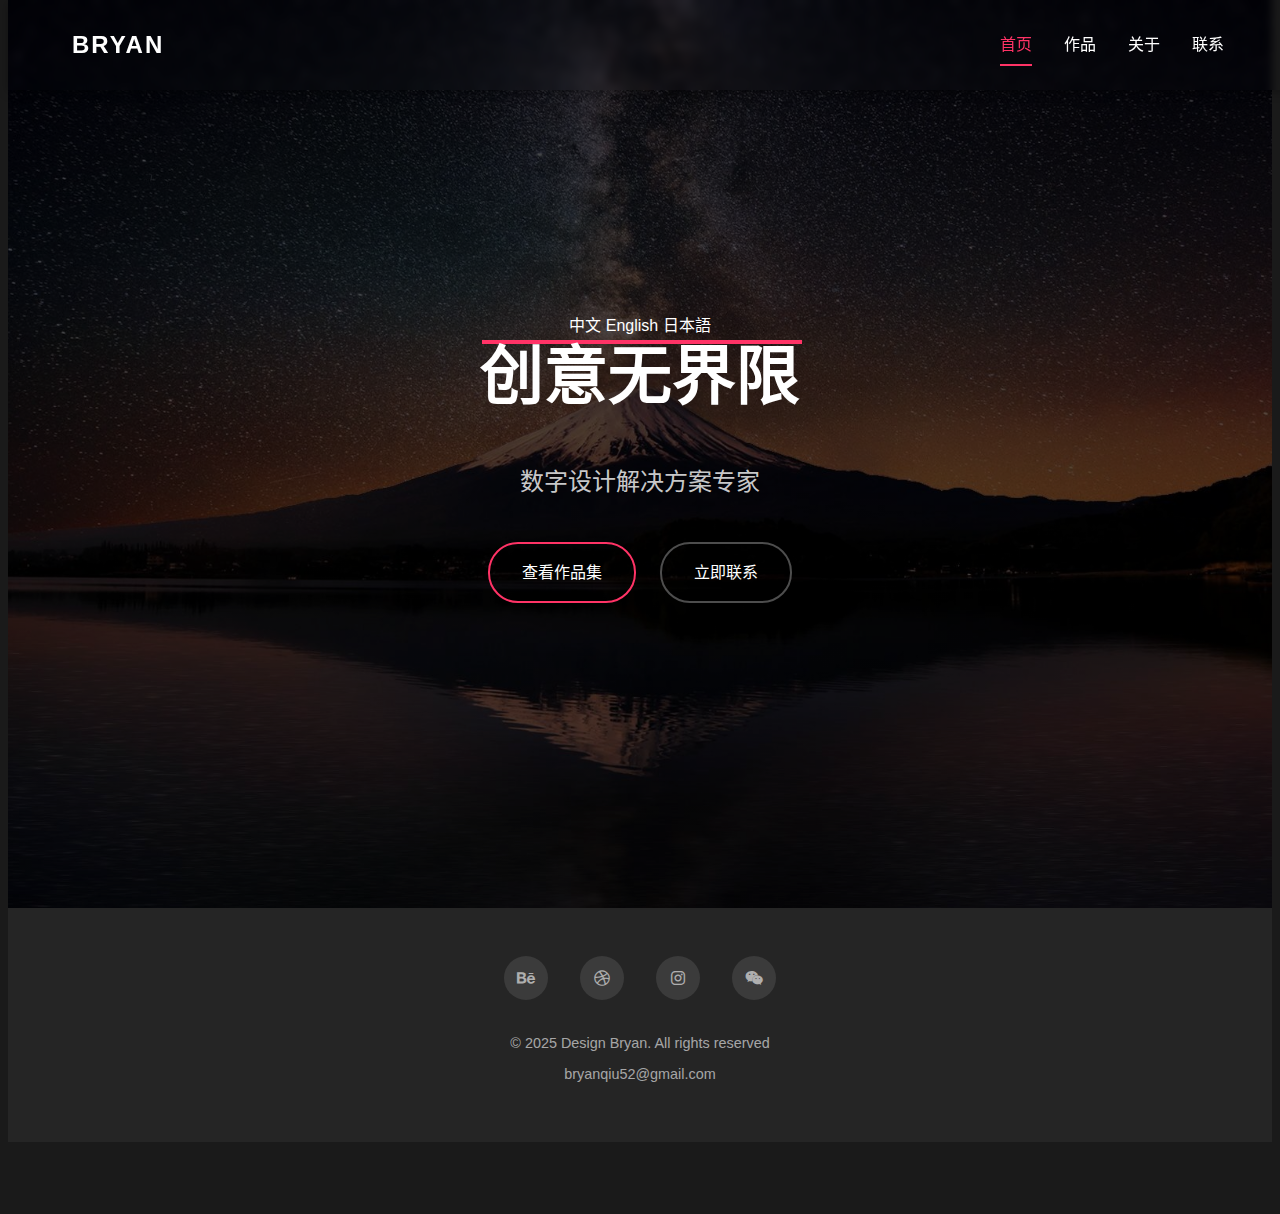
<file: index.html>
<!DOCTYPE html>
<html lang="zh-CN">
<head>
    <meta charset="UTF-8">
    <meta name="viewport" content="width=device-width, initial-scale=1.0">
    <title>Design BRYAN</title>
    <link rel="stylesheet" href="https://cdnjs.cloudflare.com/ajax/libs/font-awesome/6.4.0/css/all.min.css">
    <link rel="stylesheet" href="https://cdnjs.cloudflare.com/ajax/libs/animate.css/4.1.1/animate.min.css">
    <link rel="stylesheet" href="styles.css">
    <!-- 首页特有样式保留在此 -->
</head>
<body class="home-page">
    <!-- 直接写入导航代码 -->
    <nav class="nav-container">
        <div class="nav-menu">
            <div class="logo">BRYAN</div>
            <button class="mobile-menu-btn"><i class="fas fa-bars"></i></button>
            <div class="nav-links">
                <a href="index.html" class="active">首页</a>
                <a href="portfolio.html">作品</a>
                <a href="about.html">关于</a>
                <a href="contact.html">联系</a>
            </div>
        </div>
    </nav>

    <!-- 全屏Hero -->
    <section class="hero">
        <div class="hero-content">
            <div class="header-lang">
                <span>中文</span> 
                <span>English</span>
                <span>日本語</span>
            </div>
            <h1 class="hero-title">创意无界限</h1>
            <p class="hero-subtitle">数字设计解决方案专家</p>
            <div class="hero-buttons">
                <a href="portfolio.html" class="cta-btn">查看作品集</a>
                <a href="contact.html" class="cta-btn outline">立即联系</a>
            </div>
        </div>
    </section>

    <main class="main-content">
        <!-- 首页其他内容 -->
    </main>

    <footer class="site-footer">
        <div class="footer-content">
            <div class="social-links">
                <a href="https://www.behance.net" target="_blank" rel="noopener" aria-label="Behance">
                    <i class="fab fa-behance"></i>
                </a>
                <a href="https://dribbble.com" target="_blank" rel="noopener" aria-label="Dribbble">
                    <i class="fab fa-dribbble"></i>
                </a>
                <a href="https://www.instagram.com" target="_blank" rel="noopener" aria-label="Instagram">
                    <i class="fab fa-instagram"></i>
                </a>
                <a href="#wechat-modal" class="wechat-link" aria-label="微信">
                    <i class="fab fa-weixin"></i>
                    <div class="wechat-qr">
                        <img src="qrcode.png" alt="微信二维码">
                    </div>
                </a>
            </div>
            <div class="footer-info">
                <p>© 2025 Design Bryan. All rights reserved</p>
                <p>bryanqiu52@gmail.com</p>
            </div>
        </div>
    </footer>

    <script>
    // 增强版移动端菜单控制
    function initMobileMenu() {
        const menuBtn = document.querySelector('.mobile-menu-btn');
        const navLinks = document.querySelector('.nav-links');
        if (!menuBtn || !navLinks) return;

        // 更可靠的移动端检测
        const mobileMedia = window.matchMedia('(max-width: 768px)');
        if (!mobileMedia.matches) return;

        // 点击汉堡菜单
        menuBtn.addEventListener('click', function(e) {
            e.stopPropagation();
            const isOpen = navLinks.classList.contains('active');
            navLinks.classList.toggle('active', !isOpen);
            document.body.classList.toggle('no-scroll', !isOpen);
            menuBtn.querySelector('i').classList.toggle('fa-times', !isOpen);
        });

        // 点击外部关闭
        document.addEventListener('click', function(e) {
            if (!e.target.closest('.nav-container') && 
                !e.target.closest('.nav-links') && 
                navLinks.classList.contains('active')) {
                navLinks.classList.remove('active');
                document.body.classList.remove('no-scroll');
                menuBtn.querySelector('i').classList.remove('fa-times');
            }
        });

        // 窗口resize时重置状态
        window.addEventListener('resize', () => {
            if (window.innerWidth > 768) {
                navLinks.classList.remove('active');
                document.body.classList.remove('no-scroll');
                menuBtn.querySelector('i').classList.remove('fa-times');
            }
        });
    }
    document.addEventListener('DOMContentLoaded', initMobileMenu);

    // 恢复原有微信交互逻辑
    document.querySelector('.wechat-link').addEventListener('click', function(e) {
        e.preventDefault();
        this.querySelector('.wechat-qr').classList.toggle('show');
    });
    </script>

</body>
</html>
</file>
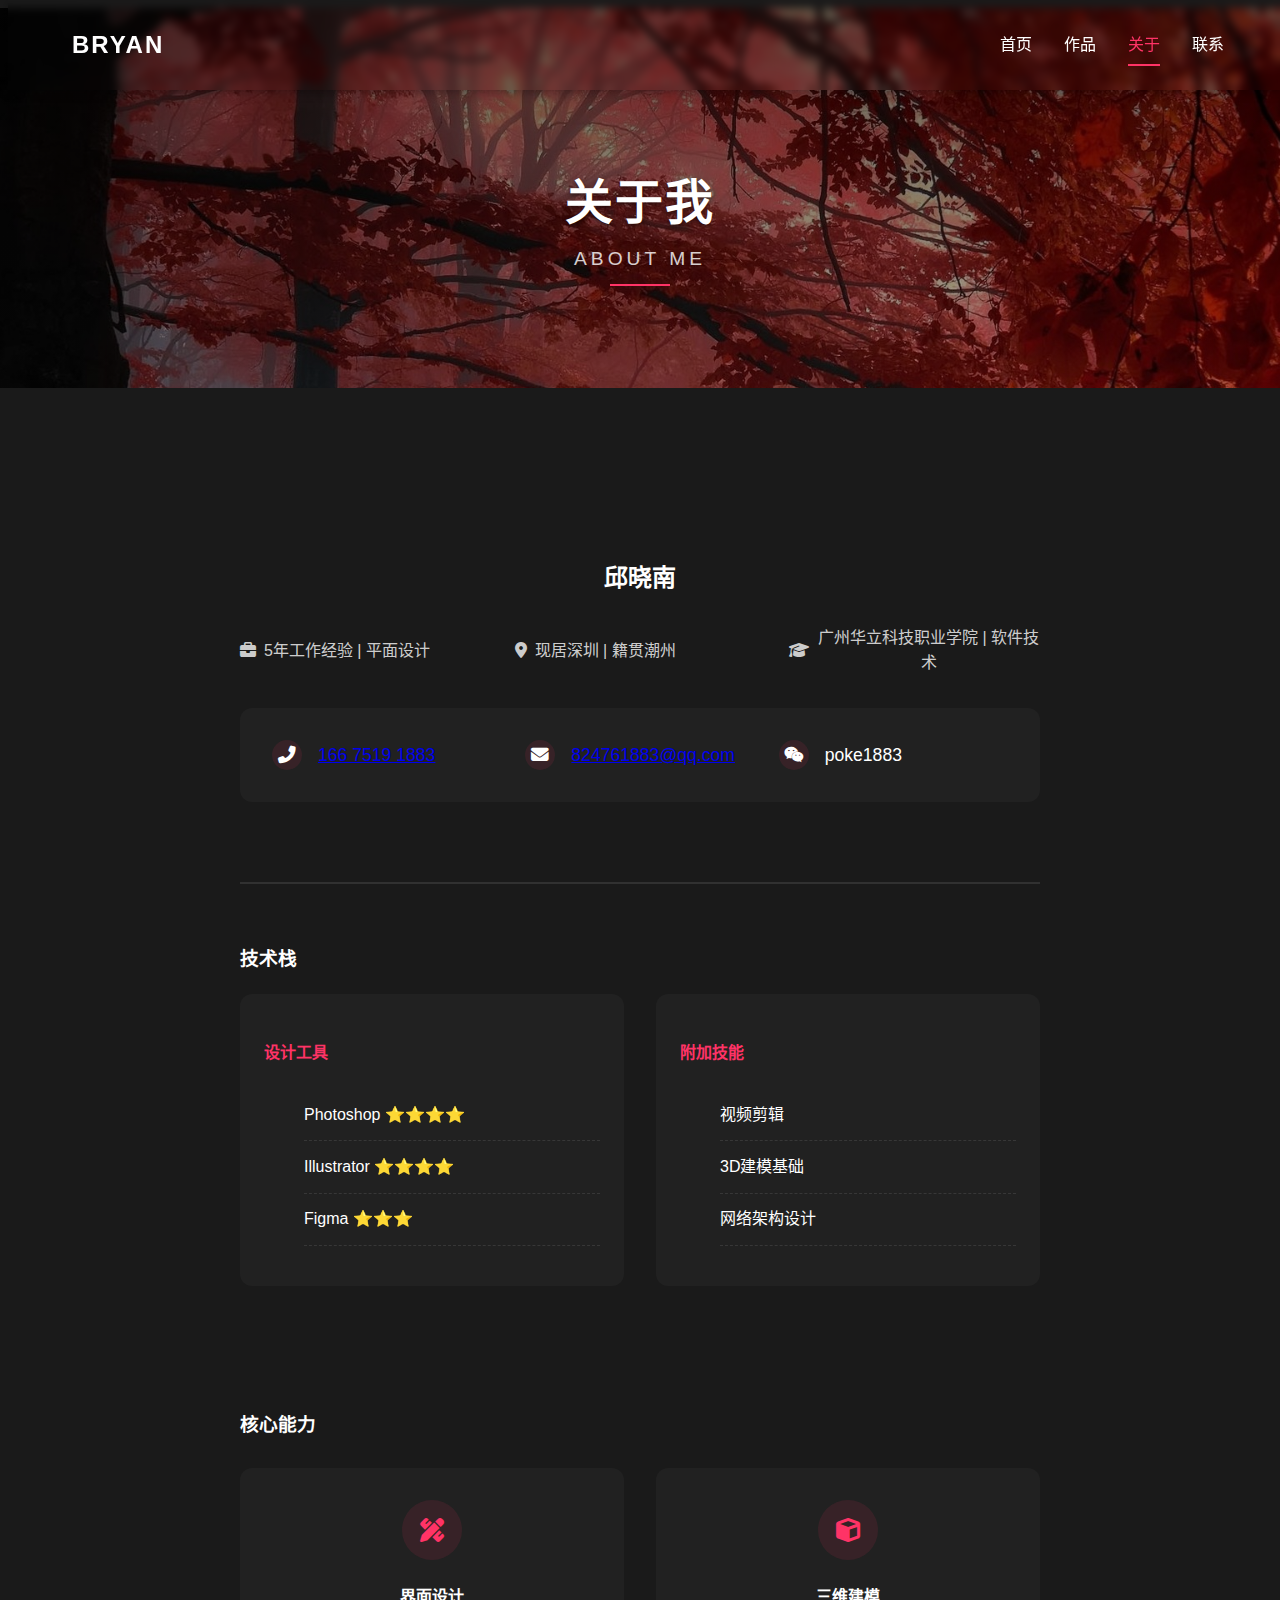
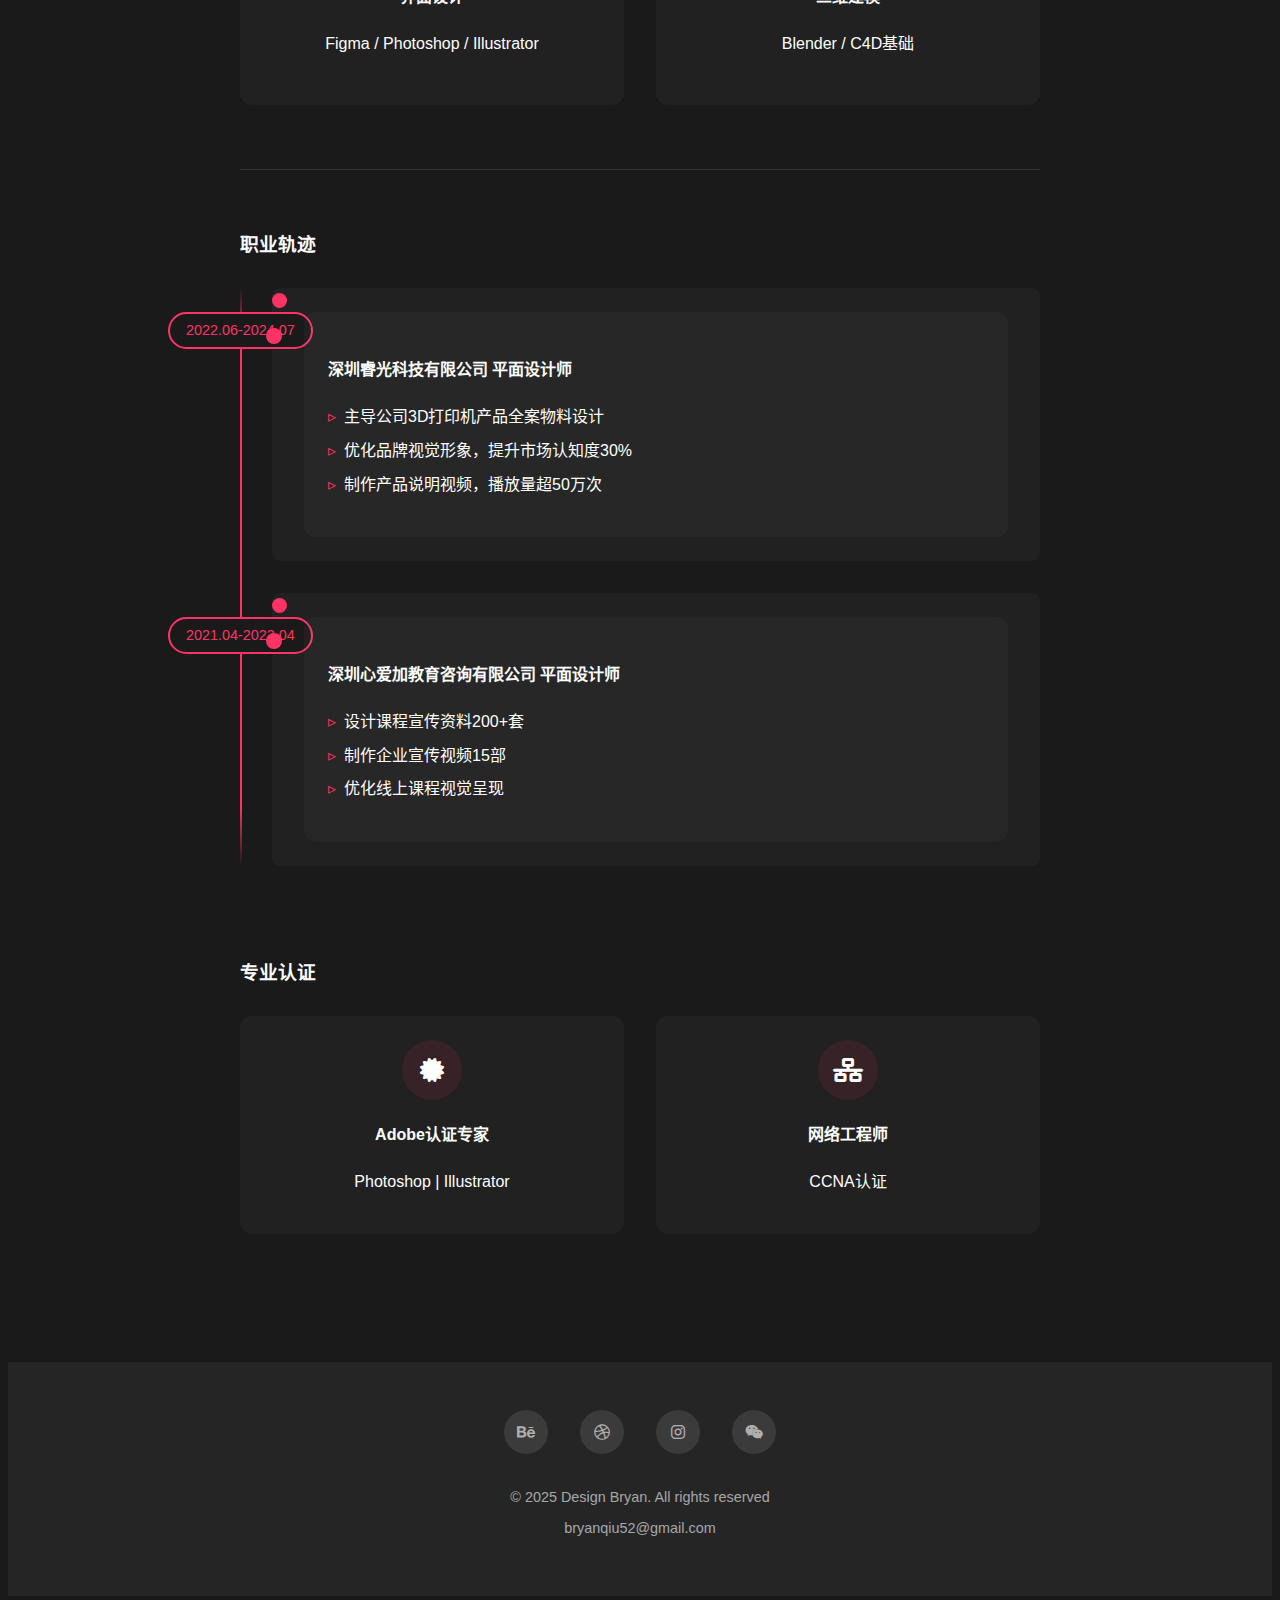
<file: about.html>
<!DOCTYPE html>
<html lang="zh-CN">
<head>
    <meta charset="UTF-8">
    <meta name="viewport" content="width=device-width, initial-scale=1.0">
    <title>关于我 | Design BRYAN</title>
    <link rel="stylesheet" href="https://cdnjs.cloudflare.com/ajax/libs/font-awesome/6.4.0/css/all.min.css">
    <link rel="stylesheet" href="https://cdnjs.cloudflare.com/ajax/libs/animate.css/4.1.1/animate.min.css">
    <link rel="stylesheet" href="styles.css">
</head>
<body class="sub-page">
    <!-- 导航（当前页为关于） -->
    <nav class="nav-container">
        <div class="nav-menu">
            <div class="logo">BRYAN</div>
            <button class="mobile-menu-btn"><i class="fas fa-bars"></i></button>
            <div class="nav-links">
                <a href="index.html">首页</a>
                <a href="portfolio.html">作品</a>
                <a href="about.html" class="active">关于</a>
                <a href="contact.html">联系</a>
            </div>
        </div>
    </nav>

    <!-- 全屏Banner（移到main外部） -->
    <section class="page-banner">
        <div class="banner-content">
            <h1 class="page-title">关于我<span>About Me</span></h1>
        </div>
    </section>
    
    <main class="main-content">
        <div class="about-content">
            <!-- 个人简介 -->
            <div class="profile-section">
                <div class="profile-intro">
                    <h2>邱晓南</h2>
                    <div class="profile-meta-grid">
                        <div class="meta-item">
                            <i class="fas fa-briefcase"></i>
                            <span>5年工作经验 | 平面设计</span>
                        </div>
                        <div class="meta-item">
                            <i class="fas fa-map-marker-alt"></i>
                            <span>现居深圳 | 籍贯潮州</span>
                        </div>
                        <div class="meta-item">
                            <i class="fas fa-graduation-cap"></i>
                            <span>广州华立科技职业学院 | 软件技术</span>
                        </div>
                    </div>
                </div>
                <div class="contact-info">
                    <div class="contact-item">
                        <i class="fas fa-phone-alt"></i>
                        <a href="tel:16675191883">166 7519 1883</a>
                    </div>
                    <div class="contact-item">
                        <i class="fas fa-envelope"></i>
                        <a href="mailto:824761883@qq.com">824761883@qq.com</a>
                    </div>
                    <div class="contact-item">
                        <i class="fab fa-weixin"></i>
                        <span>poke1883</span>
                    </div>
                </div>
            </div>

            <!-- 新增专业技能板块 -->
            <div class="skills-section">
                <h3>技术栈</h3>
                <div class="skills-grid">
                    <div class="skill-category">
                        <h4>设计工具</h4>
                        <ul class="skill-list">
                            <li>Photoshop ⭐⭐⭐⭐</li>
                            <li>Illustrator ⭐⭐⭐⭐</li>
                            <li>Figma ⭐⭐⭐</li>
                        </ul>
                    </div>
                    <div class="skill-category">
                        <h4>附加技能</h4>
                        <ul class="skill-list">
                            <li>视频剪辑</li>
                            <li>3D建模基础</li>
                            <li>网络架构设计</li>
                        </ul>
                    </div>
                </div>
            </div>

            <!-- 核心能力 -->
            <div class="core-competencies">
                <h3>核心能力</h3>
                <div class="competency-grid">
                    <div class="competency-card">
                        <div class="competency-icon">
                            <i class="fas fa-pencil-ruler"></i>
                        </div>
                        <h4>界面设计</h4>
                        <p>Figma / Photoshop / Illustrator</p>
                    </div>
                    <div class="competency-card">
                        <div class="competency-icon">
                            <i class="fas fa-cube"></i>
                        </div>
                        <h4>三维建模</h4>
                        <p>Blender / C4D基础</p>
                    </div>
                </div>
            </div>

            <!-- 工作经历时间线 -->
            <div class="timeline-section">
                <h3>职业轨迹</h3>
                <div class="timeline">
                    <!-- 深圳睿光科技 -->
                    <div class="timeline-item">
                        <div class="timeline-year">2022.06-2024.07</div>
                        <div class="timeline-content">
                            <h4>深圳睿光科技有限公司 <span>平面设计师</span></h4>
                            <ul class="timeline-details">
                                <li>主导公司3D打印机产品全案物料设计</li>
                                <li>优化品牌视觉形象，提升市场认知度30%</li>
                                <li>制作产品说明视频，播放量超50万次</li>
                            </ul>
                        </div>
                    </div>

                    <!-- 心爱加教育 -->
                    <div class="timeline-item">
                        <div class="timeline-year">2021.04-2022.04</div>
                        <div class="timeline-content">
                            <h4>深圳心爱加教育咨询有限公司 <span>平面设计师</span></h4>
                            <ul class="timeline-details">
                                <li>设计课程宣传资料200+套</li>
                                <li>制作企业宣传视频15部</li>
                                <li>优化线上课程视觉呈现</li>
                            </ul>
                        </div>
                    </div>
                </div>
            </div>


            <!-- 技能证书 -->
            <div class="certification-section">
                <h3>专业认证</h3>
                <div class="cert-grid">
                    <div class="cert-card">
                        <div class="cert-icon">
                            <i class="fas fa-certificate"></i>
                        </div>
                        <h4>Adobe认证专家</h4>
                        <p>Photoshop | Illustrator</p>
                    </div>
                    <div class="cert-card">
                        <div class="cert-icon">
                            <i class="fas fa-network-wired"></i>
                        </div>
                        <h4>网络工程师</h4>
                        <p>CCNA认证</p>
                    </div>
                </div>
            </div>

        </div>
    </main>

    <footer class="site-footer">
        <div class="footer-content">
            <div class="social-links">
                <a href="https://www.behance.net" target="_blank" rel="noopener" aria-label="Behance">
                    <i class="fab fa-behance"></i>
                </a>
                <a href="https://dribbble.com" target="_blank" rel="noopener" aria-label="Dribbble">
                    <i class="fab fa-dribbble"></i>
                </a>
                <a href="https://www.instagram.com" target="_blank" rel="noopener" aria-label="Instagram">
                    <i class="fab fa-instagram"></i>
                </a>
                <a href="#wechat-modal" class="wechat-link" aria-label="微信">
                    <i class="fab fa-weixin"></i>
                    <div class="wechat-qr">
                        <img src="qrcode.png" alt="微信二维码">
                    </div>
                </a>
            </div>
            <div class="footer-info">
                <p>© 2025 Design Bryan. All rights reserved</p>
                <p>bryanqiu52@gmail.com</p>
            </div>
        </div>
    </footer>

    <script src="js/main.js"></script>
    <script src="js/menu.js"></script>
</body>
</html>
</file>
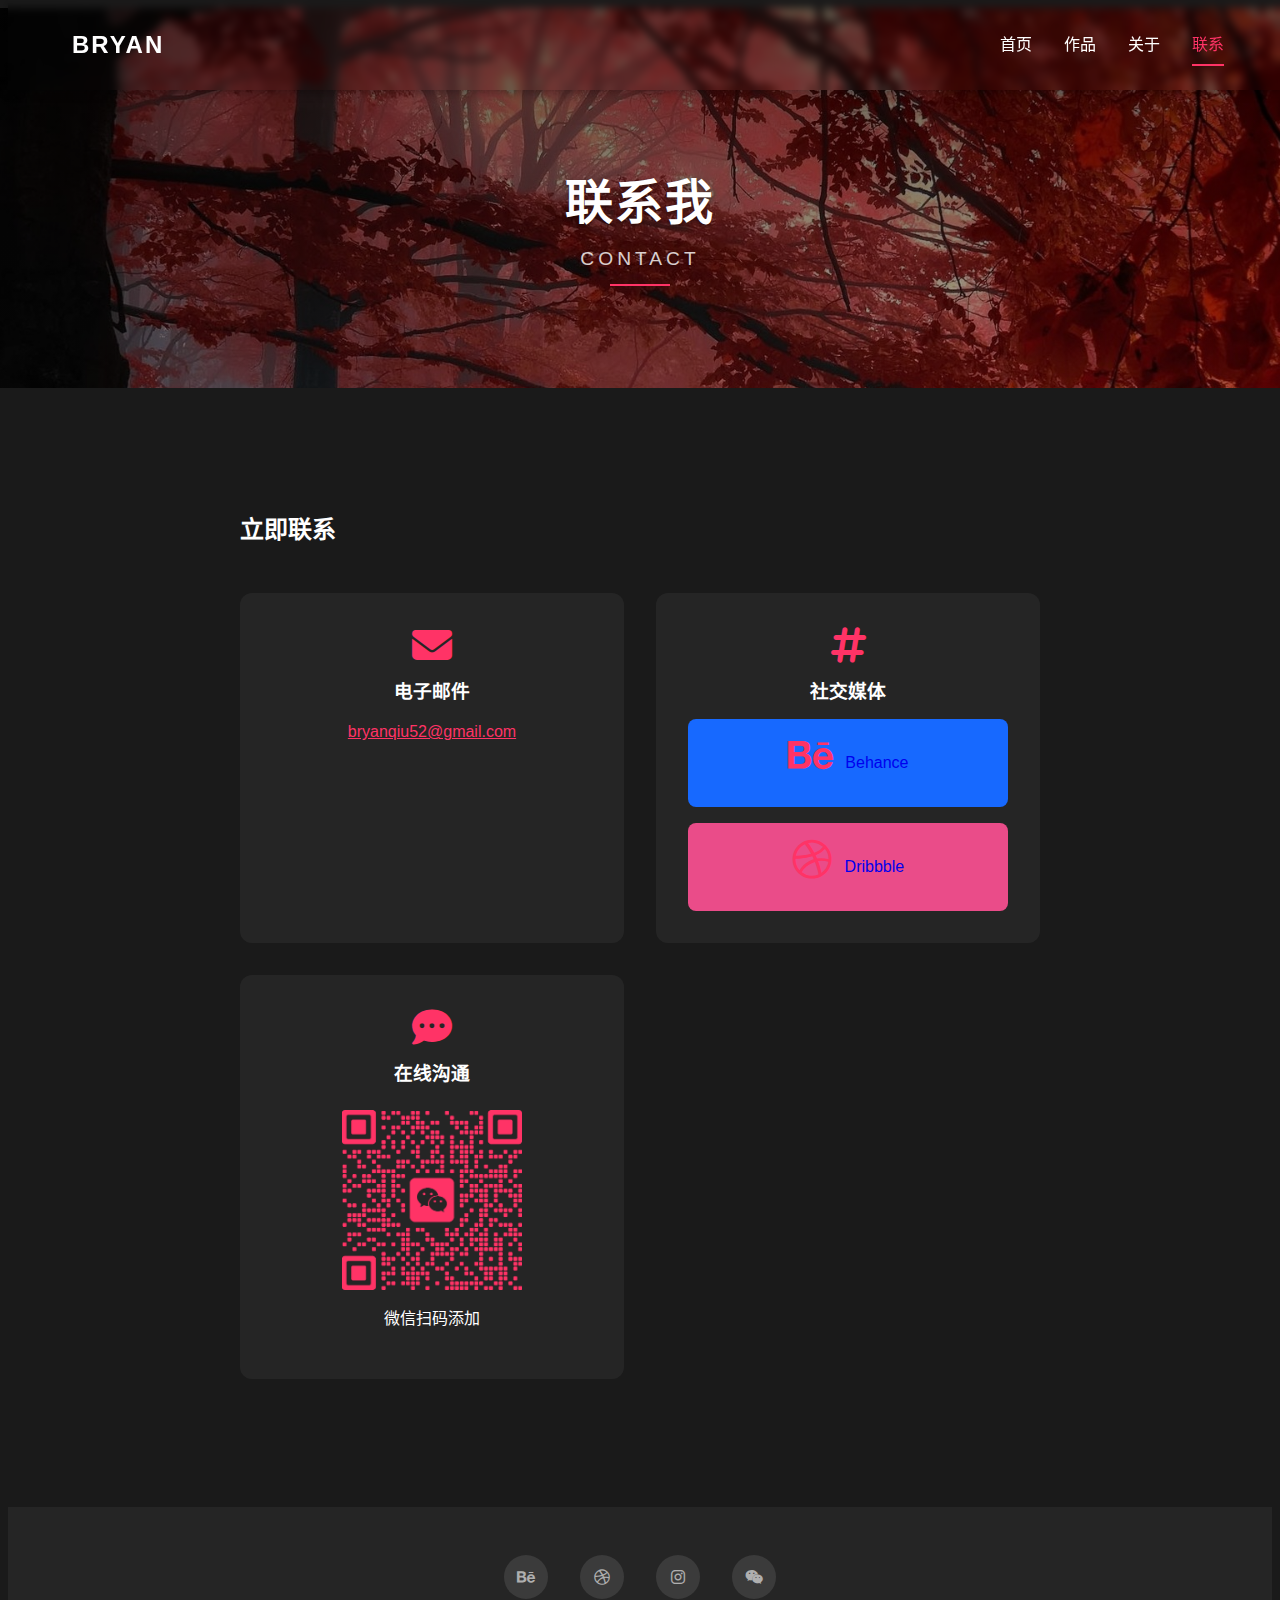
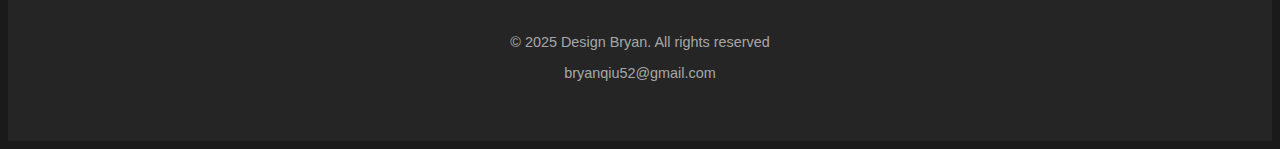
<file: contact.html>
<!DOCTYPE html>
<html lang="zh-CN">
<head>
    <meta charset="UTF-8">
    <meta name="viewport" content="width=device-width, initial-scale=1.0">
    <title>联系我们 | Design BRYAN</title>
    <link rel="stylesheet" href="https://cdnjs.cloudflare.com/ajax/libs/font-awesome/6.4.0/css/all.min.css">
    <link rel="stylesheet" href="https://cdnjs.cloudflare.com/ajax/libs/animate.css/4.1.1/animate.min.css">
    <link rel="stylesheet" href="styles.css">
</head>
<body class="sub-page">
    <!-- 导航（当前页为联系） -->
    <nav class="nav-container">
        <div class="nav-menu">
            <div class="logo">BRYAN</div>
            <button class="mobile-menu-btn"><i class="fas fa-bars"></i></button>
            <div class="nav-links">
                <a href="index.html">首页</a>
                <a href="portfolio.html">作品</a>
                <a href="about.html">关于</a>
                <a href="contact.html" class="active">联系</a>
            </div>
        </div>
    </nav>

    <!-- 全屏Banner（移到main外部） -->
    <section class="page-banner">
        <div class="banner-content">
            <h1 class="page-title">联系我<span>Contact</span></h1>
        </div>
    </section>
    
    <main class="main-content">
        <div class="contact-content">
            <h2 class="contact-heading">立即联系</h2>
            
            <div class="contact-methods">
                <!-- 电子邮件 -->
                <div class="contact-card">
                    <i class="fas fa-envelope"></i>
                    <h3>电子邮件</h3>
                    <a href="mailto:bryanqiu52@gmail.com" class="contact-link">
                        bryanqiu52@gmail.com
                    </a>
                </div>

                <!-- 社交媒体 -->
                <div class="contact-card">
                    <i class="fas fa-hashtag"></i>
                    <h3>社交媒体</h3>
                    <div class="social-buttons">
                        <a href="https://www.behance.net" class="social-btn behance">
                            <i class="fab fa-behance"></i> Behance
                        </a>
                        <a href="https://dribbble.com" class="social-btn dribbble">
                            <i class="fab fa-dribbble"></i> Dribbble
                        </a>
                    </div>
                </div>

                <!-- 在线聊天 -->
                <div class="contact-card">
                    <i class="fas fa-comment-dots"></i>
                    <h3>在线沟通</h3>
                    <div class="qr-section">
                        <div class="qr-item">
                            <img src="qrcode.png" alt="微信二维码">
                            <p>微信扫码添加</p>
                        </div>
                    </div>
                </div>
            </div>
        </div>
    </main>

    <footer class="site-footer">
        <div class="footer-content">
            <div class="social-links">
                <a href="https://www.behance.net" target="_blank" rel="noopener" aria-label="Behance">
                    <i class="fab fa-behance"></i>
                </a>
                <a href="https://dribbble.com" target="_blank" rel="noopener" aria-label="Dribbble">
                    <i class="fab fa-dribbble"></i>
                </a>
                <a href="https://www.instagram.com" target="_blank" rel="noopener" aria-label="Instagram">
                    <i class="fab fa-instagram"></i>
                </a>
                <a href="#wechat-modal" class="wechat-link" aria-label="微信">
                    <i class="fab fa-weixin"></i>
                    <div class="wechat-qr">
                        <img src="qrcode.png" alt="微信二维码">
                    </div>
                </a>
            </div>
            <div class="footer-info">
                <p>© 2025 Design Bryan. All rights reserved</p>
                <p>bryanqiu52@gmail.com</p>
            </div>
        </div>
    </footer>

    <script src="js/main.js"></script>
    <script src="js/menu.js"></script>
</body>
</html>
</file>
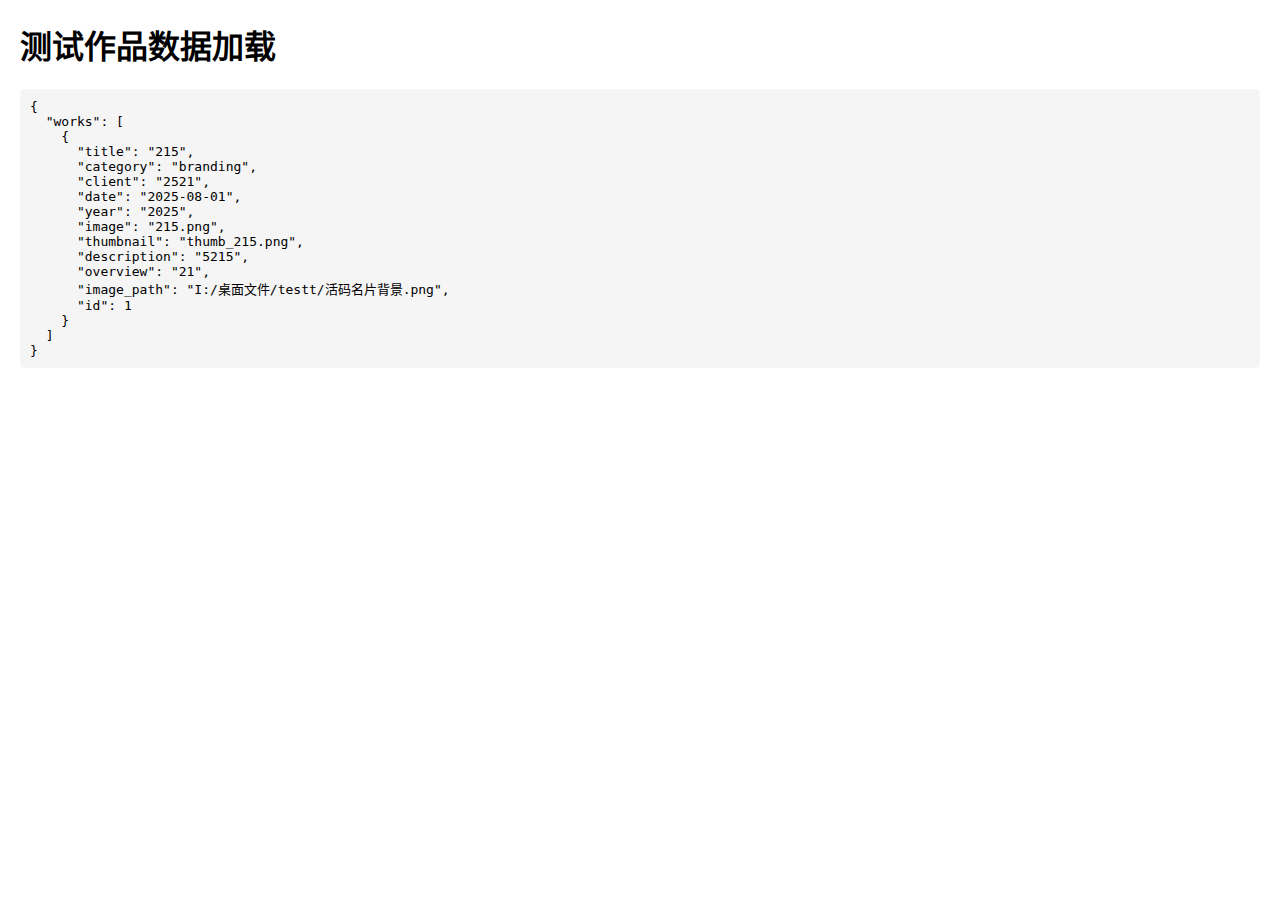
<file: test-data.html>
<!DOCTYPE html>
<html lang="zh-CN">
<head>
    <meta charset="utf-8"/>
    <title>测试数据加载</title>
    <style>
        body { font-family: Arial, sans-serif; margin: 20px; }
        pre { background: #f5f5f5; padding: 10px; border-radius: 5px; }
    </style>
</head>
<body>
    <h1>测试作品数据加载</h1>
    <div id="data-container"><p>加载中...</p></div>

    <script>
        // 直接加载works.json
        fetch('data/works.json')
            .then(response => {
                if (!response.ok) {
                    throw new Error(`加载失败: ${response.status}`);
                }
                return response.json();
            })
            .then(data => {
                console.log('加载的数据:', data);
                document.getElementById('data-container').innerHTML =
                    `<pre>${JSON.stringify(data, null, 2)}</pre>`;
            })
            .catch(error => {
                console.error('加载错误:', error);
                document.getElementById('data-container').innerHTML =
                    `<p style="color: red;">加载失败: ${error.message}</p>`;
            });
    </script>
</body>
</html>
</file>
<file: styles.css>
/* 基础变量 */
:root {
    --primary: #1a1a1a;
    --secondary: #ff3366;
    --text: #ffffff;
}

/* 公共样式扩展 */
.hero {
    height: 100vh;
    display: flex;
    align-items: center;
    justify-content: center;
    text-align: center;
    padding: 0 5%;
    position: relative;
    background: linear-gradient(rgba(0,0,0,0.6), rgba(0,0,0,0.3)),
                url('fss.png') center/cover;
    color: white;
}

/* 如果要添加视差滚动效果 */
.hero::before {
    content: '';
    position: absolute;
    top: 0;
    left: 0;
    width: 100%;
    height: 100%;
    background: rgba(0,0,0,0.4);
    z-index: -1;
}

.portfolio-grid {
    display: grid;
    grid-template-columns: repeat(auto-fit, minmax(300px, 1fr));
    gap: 2rem;
    padding: 2rem 5%;
    max-width: 1200px;
    margin: 0 auto;
    transition: opacity 0.3s ease;
    grid-auto-flow: dense;
}

.work-card {
    position: relative;
    overflow: hidden;
    background: rgba(255,255,255,0.05);
    border-radius: 12px;
    transition: all 0.4s cubic-bezier(0.4, 0, 0.2, 1);
    box-shadow: 0 4px 6px rgba(0, 0, 0, 0.1);
    height: 100%;
    display: block !important;
    opacity: 1;
    transform: scale(1);
}

.work-card:hover {
    transform: translateY(-8px);
    box-shadow: 0 8px 15px rgba(255,51,102,0.2);
}

.work-card img {
    width: 100%;
    height: 100%;
    object-fit: cover;
    position: absolute;
    top: 0;
    left: 0;
    transition: transform 0.3s ease;
    border-radius: 12px;
}

.work-card:hover img {
    transform: scale(1.05);
}

.work-card-content {
    position: absolute;
    bottom: 0;
    left: 0;
    right: 0;
    padding: 1.5rem 1.5rem 2rem;
    background: linear-gradient(to top, rgba(0,0,0,0.85) 100%, transparent);
    color: white;
    z-index: 2;
    border-radius: 0 0 12px 12px;
}

.work-card h3 {
    font-size: 1 rem;
    margin-bottom: 0.8rem;
    text-shadow: 0 2px 4px rgba(0,0,0,0.5);
}

.work-card p {
    font-size: 0.95rem;
    line-height: 1.6;
    opacity: 0.9;
}

.work-card:hover .work-card-content {
    background: rgba(0,0,0,0.4);
}

/* 被隐藏的卡片 */
.work-card[hidden] {
    display: none;
    opacity: 0;
    transform: scale(0.95);
}

/* 响应式调整 */
@media (max-width: 1200px) {
    .portfolio-grid {
        padding: 2rem 3%;
    }
}

@media (max-width: 768px) {
    .portfolio-grid {
        grid-template-columns: 1fr;
        padding: 2rem 5%;
    }
    
    .hero-title {
        font-size: 2.5rem;
    }
    
    .hero-subtitle {
        font-size: 1.2rem;
    }
    
    .hero-buttons {
        flex-direction: column;
        gap: 1.2rem;
        width: 100%;
        max-width: 280px;
        margin: 2rem auto 0;
    }
    
    .cta-btn {
        padding: 1rem 1.5rem;
        font-size: 1rem;
        border-radius: 8px;
        width: 100%;
        text-align: center;
    }
    
    .cta-btn.outline {
        border-width: 1.5px;
        background: rgba(255, 255, 255, 0.05);
    }
    
    /* 保持桌面端原有样式 */
    @media (min-width: 769px) {
        .cta-btn {
            padding: 1.2rem 2.5rem;
            font-size: 1.1rem;
            width: auto;
        }
    }
    
    .header-lang {
        top: 1rem;
        right: 1rem;
    }
    
    .social-links a {
        width: 2rem;
        height: 2rem;
        font-size: 1rem;
    }
    
    .wechat-qr img {
        width: 100px;
    }
    
    .nav-menu {
        padding: 1rem 5%;
    }
    
    .logo {
        font-size: 1.2rem;
    }
    
    .nav-links {
        position: fixed;
        top: 0;
        left: 0;
        width: 100%;
        height: 100vh;
        display: none;
        flex-direction: column;
        align-items: center;
        justify-content: center;
        padding: 2rem;
        z-index: 1001;
        backdrop-filter: blur(20px);
        background: rgba(26, 26, 26, 0.95);
    }
    
    .nav-links a {
        width: auto;
        padding: 1.2rem 0;
        margin: 1rem 0;
        font-size: 1.6rem;
        padding-left: 0;
    }

    .nav-links a::before {
        content: none; /* 移除项目符号 */
    }

    /* 调整关闭按钮位置 */
    .nav-links::after {
        right: 50%;
        transform: translateX(50%);
        top: 2rem;
    }
    
    .mobile-menu-btn {
        display: block !important;
        z-index: 1002;
        pointer-events: auto;
    }
    
    @keyframes menuFade {
        from { opacity: 0; transform: translateY(-20px); }
        to { opacity: 1; transform: translateY(0); }
    }
    
    /* 修复菜单初始状态 */
    .nav-links:not(.active) {
        display: none !important;
    }
    
    .nav-links.active {
        display: flex !important;
    }
    
    /* 防止内容覆盖 */
    .main-content {
        position: relative;
        z-index: 1;
    }
}

/* 移动端显示汉堡按钮 */
@media (max-width: 768px) {
    .mobile-menu-btn {
        display: block !important;
        z-index: 1002;
        pointer-events: auto;
    }
}

/* 基础样式 */
body {
    background: var(--primary);
    color: var(--text);
    font-family: 'Helvetica Neue', sans-serif;
    line-height: 1.6;
    font-size: 16px;
    padding-top: 80px; /* 导航栏高度补偿 */
}

/* 导航样式 */
.nav-container {
    position: fixed;
    top: 0;
    width: 100%;
    z-index: 1003;
    backdrop-filter: blur(4px);
    box-shadow: 0 2px 10px rgba(0,0,0,0.3);
}

.nav-menu {
    display: flex;
    justify-content: space-between;
    align-items: center;
    padding: 1.5rem 5%;
    max-width: 1200px;
    margin: 0 auto;
}

.logo {
    font-size: 1.5rem;
    font-weight: bold;
    letter-spacing: 2px;
}

.nav-links {
    display: flex;
    gap: 2rem;
}

.nav-links a {
    color: white;
    text-decoration: none;
    position: relative;
    padding: 0.5rem 0;
    transition: all 0.3s ease;
}

.nav-links a::after {
    content: '';
    position: absolute;
    bottom: 0;
    left: 0;
    width: 0;
    height: 2px;
    background: var(--secondary);
    transition: width 0.3s ease;
}

.nav-links a:hover::after,
.nav-links a.active::after {
    width: 100%;
}

/* 当前页面高亮 */
.nav-links a[href*="index.html"].active,
.nav-links a[href*="portfolio.html"].active,
.nav-links a[href*="about.html"].active,
.nav-links a[href*="contact.html"].active {
    color: var(--secondary);
}

.mobile-menu-btn {
    display: none; /* 默认隐藏 */
    background: none;
    border: none;
    padding: 12px;
    margin-left: auto;
    cursor: pointer;
    transition: all 0.3s ease;
    /* 苹果风格优化 */
    border-radius: 8px;
    background: rgba(255, 255, 255, 0.1);
    box-shadow: 0 1px 2px rgba(0, 0, 0, 0.1);
}

/* 新增首页样式 */
.hero-title {
    font-size: 4rem;
    margin-bottom: 1.5rem;
    position: relative;
    display: inline-block;
}

.hero-title::after {
    content: "";
    position: absolute;
    width: 100%;
    height: 4px;
    background: var(--secondary);
    bottom: -10px;
    left: 0;
}

.hero-subtitle {
    font-size: 1.5rem;
    margin-bottom: 2.5rem;
    color: rgba(255,255,255,0.8);
}

.hero-buttons {
    display: flex;
    gap: 1.5rem;
    justify-content: center;
}

.cta-btn {
    padding: 1rem 2rem;
    border: 2px solid var(--secondary);
    color: var(--text);
    text-decoration: none;
    border-radius: 30px;
    transition: all 0.3s ease;
}

.cta-btn.outline {
    background: transparent;
    border-color: rgba(255,255,255,0.3);
}

.cta-btn:hover {
    background: var(--secondary);
    transform: translateY(-3px);
}

/* 底部样式 */
.site-footer {
    background: rgba(255,255,255,0.05);
    padding: 3rem 0;
}

.footer-content {
    max-width: 1200px;
    margin: 0 auto;
    text-align: center;
}

.social-links {
    display: flex;
    justify-content: center;
    gap: 2rem;
    margin-bottom: 2rem;
    position: relative;
}

.social-links a {
    display: inline-flex;
    align-items: center;
    justify-content: center;
    width: 44px;
    height: 44px;
    border-radius: 50%;
    background: rgba(255,255,255,0.1);
    transition: all 0.3s ease;
    text-decoration: none !important;
    color: rgba(255,255,255,0.6);
}

.social-links a:hover {
    color: #FF3366 !important;
    background: rgba(255,51,102,0.1);
    transform: scale(1.15);
}

/* 微信二维码样式 */
.wechat-link {
    position: relative;
    z-index: 1001;
}

.wechat-qr {
    z-index: 1002;
    position: absolute;
    bottom: 120%;
    left: 50%;
    transform: translateX(-50%);
    width: 160px;
    height: 160px;
    padding: 15px;
    background: #1A1A1A;
    border-radius: 12px;
    box-shadow: 0 6px 20px rgba(255,51,102,0.12);
    opacity: 0;
    visibility: hidden;
    transition: all 0.3s ease;
}

.wechat-qr::before {
    content: '';
    position: absolute;
    bottom: -8px;
    left: 50%;
    transform: translateX(-50%);
    border-width: 8px 8px 0;
    border-style: solid;
    border-color: #1A1A1A transparent transparent;
}

.wechat-qr img {
    width: 100%;
    height: 100%;
    object-fit: cover;
    border-radius: 8px;
    border: 1px solid rgba(255,255,255,0.1);
}

.wechat-link:hover .wechat-qr {
    opacity: 1;
    visibility: visible;
    transform: translateX(-50%) translateY(-10px);
}

.footer-info p {
    color: rgba(255,255,255,0.6);
    margin: 0.5rem 0;
    font-size: 0.9rem;
}

@media (max-width: 768px) {
    .site-footer {
        padding: 2rem 1rem;
    }
    
    .social-links {
        gap: 1.5rem;
    }
}

/* 作品页增强样式 */
.filter-controls .cta-btn {
    padding: 0.8rem 1.5rem;
    font-size: 0.9rem;
    letter-spacing: 0.5px;
}

.filter-controls .active {
    background: var(--secondary);
    border-color: var(--secondary);
}

@media (max-width: 768px) {
    .portfolio-page {
        padding: 6rem 5% 2rem;
    }
    
    .filter-controls {
        gap: 0.5rem;
    }
    
    .filter-controls .cta-btn {
        padding: 0.6rem 1rem;
        font-size: 0.8rem;
    }
}

/* 筛选功能 */
#all:target ~ .portfolio-grid .work-card,
#branding:target ~ .portfolio-grid #branding,
#ui:target ~ .portfolio-grid #ui {
    display: block;
}

/* 通用内容样式 */
.section-title {
    font-size: 2.5rem;
    text-align: center;
    margin-bottom: 1.5rem;
    position: relative;
}

.section-title::after {
    content: "";
    position: absolute;
    width: 60px;
    height: 3px;
    background: var(--secondary);
    bottom: -10px;
    left: 50%;
    transform: translateX(-50%);
}

.section-description {
    text-align: center;
    color: rgba(255,255,255,0.8);
    margin-bottom: 3rem;
}

/* 联系页响应式 */
@media (max-width: 768px) {
    .contact-grid {
        grid-template-columns: 1fr;
    }
    
    .section-title {
        font-size: 2rem;
    }
}

/* 首页特有样式 */
.hero-content h1 {
    position: relative;
    font-size: 4rem;
    margin-bottom: 1.5rem;
}

.hero-content h1::after {
    content: attr(data-text);
    position: absolute;
    left: 2px;
    top: 2px;
    color: var(--secondary);
    z-index: -1;
}

h1, h2, h3 {
    line-height: 1.2;
    margin: 0 0 1rem;
}

/* 作品元信息 */
.work-meta {
    display: flex;
    gap: 1rem;
    margin-bottom: 0.8rem;
    font-size: 0.9rem;
}

.work-meta .category {
    color: var(--secondary);
    padding: 0.3rem 0.8rem;
    border-radius: 20px;
    background: rgba(255,51,102,0.1);
}

.work-meta .date {
    color: rgba(255,255,255,0.6);
}

/* 个人简介卡片 */
.profile-card {
    background: rgba(255,255,255,0.05);
    border-radius: 15px;
    padding: 2rem;
    margin-bottom: 3rem;
}

.profile-header {
    display: flex;
    align-items: center;
    gap: 2rem;
    margin-bottom: 2rem;
}

.profile-avatar {
    width: 150px;
    height: 150px;
    border-radius: 50%;
    border: 3px solid var(--secondary);
}

.profile-info h3 {
    font-size: 2rem;
    margin-bottom: 0.5rem;
}

.profile-contacts {
    display: flex;
    gap: 1.5rem;
    margin-top: 1rem;
}

.profile-contacts a {
    color: var(--text);
    font-size: 1.5rem;
    transition: all 0.3s ease;
}

.profile-contacts a:hover {
    color: var(--secondary);
    transform: translateY(-3px);
}

/* 技能分类 */
.skill-sections {
    display: grid;
    grid-template-columns: repeat(auto-fit, minmax(300px, 1fr));
    gap: 2rem;
}

.skill-category h4 {
    color: var(--secondary);
    margin-bottom: 1.5rem;
    display: flex;
    align-items: center;
    gap: 0.8rem;
}

/* 技能标签云 */
.skill-tags {
    display: flex;
    flex-wrap: wrap;
    gap: 0.8rem;
}

.skill-tag {
    background: rgba(255,51,102,0.15);
    color: var(--secondary);
    padding: 0.5rem 1.2rem;
    border-radius: 20px;
    font-size: 0.9rem;
    transition: all 0.3s ease;
}

.skill-tag:hover {
    background: var(--secondary);
    color: white;
}

/* 技能进度条 */
.skill-bar {
    margin-bottom: 1.2rem;
}

.progress {
    height: 8px;
    background: var(--secondary);
    border-radius: 4px;
    margin-top: 0.5rem;
    position: relative;
}

.progress::after {
    content: '';
    position: absolute;
    right: 0;
    top: -3px;
    width: 14px;
    height: 14px;
    background: white;
    border-radius: 50%;
    box-shadow: 0 2px 5px rgba(0,0,0,0.2);
}

/* 时间线增强 */
.timeline-item {
    position: relative;
    padding-left: 30px;
    margin-bottom: 2.5rem;
}

.timeline-item::before {
    content: '';
    position: absolute;
    left: 0;
    top: 5px;
    width: 15px;
    height: 15px;
    background: var(--secondary);
    border-radius: 50%;
}

.timeline-date {
    color: var(--secondary);
    font-weight: bold;
    margin-bottom: 0.8rem;
}

.timeline-badge {
    display: inline-block;
    padding: 0.3rem 1rem;
    background: rgba(255,51,102,0.15);
    color: var(--secondary);
    border-radius: 15px;
    margin-top: 0.8rem;
}

.timeline-details {
    list-style: none;
    padding-left: 1.5rem;
}

.timeline-details li {
    position: relative;
    margin-bottom: 0.5rem;
}

.timeline-details li::before {
    content: '▹';
    position: absolute;
    left: -1.3rem;
    color: var(--secondary);
}

/* 通用卡片样式 */
.card-style {
    background: rgba(255,255,255,0.05);
    border-radius: 15px;
    padding: 2rem;
    margin-bottom: 2rem;
    box-shadow: 0 8px 20px rgba(0,0,0,0.2);
    border: 1px solid rgba(255,255,255,0.1);
}

.card-header {
    display: flex;
    align-items: center;
    gap: 1rem;
    margin-bottom: 1.5rem;
    padding-bottom: 1rem;
    border-bottom: 2px solid rgba(255,51,102,0.3);
}

.card-header i {
    color: var(--secondary);
    font-size: 1.5rem;
}

/* 卡片网格布局 */
.card-grid {
    display: grid;
    grid-template-columns: repeat(auto-fit, minmax(300px, 1fr));
    gap: 2rem;
    margin-bottom: 2rem;
}

/* 技能仪表盘 */
.skill-meter {
    background: rgba(255,255,255,0.1);
    height: 8px;
    border-radius: 4px;
    overflow: hidden;
}

.skill-progress {
    height: 100%;
    background: var(--secondary);
    position: relative;
    transition: width 0.8s ease;
}

.skill-progress span {
    position: absolute;
    right: 10px;
    top: -25px;
    font-size: 0.9rem;
}

/* 技术栈展示 */
.tech-stack {
    display: grid;
    grid-template-columns: repeat(auto-fit, minmax(80px, 1fr));
    gap: 1.5rem;
    padding: 1rem 0;
}

.tech-item {
    display: flex;
    flex-direction: column;
    align-items: center;
    gap: 0.5rem;
    transition: all 0.3s ease;
}

.tech-item:hover {
    transform: translateY(-5px);
}

.tech-item img {
    width: 40px;
    height: 40px;
    object-fit: contain;
}

/* 时间线卡片增强 */
.timeline-card .timeline-item {
    padding: 1.5rem;
    background: rgba(255,255,255,0.03);
    border-radius: 10px;
    margin-bottom: 1.5rem;
    transition: all 0.3s ease;
}

.timeline-card .timeline-item:hover {
    background: rgba(255,51,102,0.05);
}

/* 设计理念 */
.design-philosophy {
    border-left: 3px solid var(--secondary);
    padding-left: 1.5rem;
    margin: 2rem 0;
}

blockquote {
    font-style: italic;
    font-size: 1.2rem;
    line-height: 1.6;
    color: rgba(255,255,255,0.9);
}

cite {
    display: block;
    margin-top: 1rem;
    font-size: 0.9rem;
    color: var(--secondary);
}

/* 设计工具展示 */
.design-tools {
    display: grid;
    grid-template-columns: repeat(auto-fit, minmax(100px, 1fr));
    gap: 1.5rem;
    padding: 1rem;
}

.tool-item {
    text-align: center;
    transition: transform 0.3s ease;
}

.tool-item:hover {
    transform: translateY(-5px);
}

.tool-item img {
    width: 40px;
    height: 40px;
    margin-bottom: 0.8rem;
    filter: drop-shadow(0 2px 4px rgba(0,0,0,0.2));
}

/* 设计流程步骤 */
.process-steps {
    display: grid;
    grid-template-columns: repeat(auto-fit, minmax(180px, 1fr));
    gap: 2rem;
    padding: 1.5rem 0;
}

.step {
    text-align: center;
    padding: 1.5rem;
    background: rgba(255,255,255,0.03);
    border-radius: 12px;
}

.step-icon {
    width: 35px;
    height: 35px;
    background: var(--secondary);
    color: white;
    border-radius: 50%;
    display: flex;
    align-items: center;
    justify-content: center;
    margin: 0 auto 1rem;
    font-weight: bold;
}

/* 调整时间线内容 */
.timeline-content h5 {
    color: var(--secondary);
    margin-bottom: 0.5rem;
}

.timeline-content p {
    color: rgba(255,255,255,0.8);
}

/* 奖项标识 */
.award-badge {
    position: absolute;
    top: 1rem;
    right: 1rem;
    background: rgba(255,51,102,0.9);
    padding: 0.5rem 1rem;
    border-radius: 20px;
    font-size: 0.8rem;
    display: flex;
    align-items: center;
    gap: 0.5rem;
}

/* 项目标签云 */
.project-tags {
    display: flex;
    flex-wrap: wrap;
    gap: 0.5rem;
    margin-top: 1rem;
}

.project-tags li {
    background: rgba(255,255,255,0.1);
    padding: 0.3rem 0.8rem;
    border-radius: 15px;
    font-size: 0.8rem;
}

/* 材料信息 */
.material-info {
    display: flex;
    align-items: center;
    gap: 0.5rem;
    margin-top: 1rem;
    color: var(--secondary);
}

/* 视频容器 */
.work-video {
    width: 100%;
    height: 350px;
    object-fit: cover;
    border-radius: 12px 12px 0 0;
}

/* 工具标签 */
.tool-tags {
    display: flex;
    gap: 0.8rem;
    margin-top: 1rem;
}

.tool-tags span {
    border: 1px solid var(--secondary);
    padding: 0.3rem 0.8rem;
    border-radius: 15px;
    font-size: 0.8rem;
}

/* 关于页头部 */
.about-header {
    text-align: center;
    margin-bottom: 3rem;
    position: relative;
}

.decorative-line {
    width: 60px;
    height: 2px;
    background: var(--secondary);
    margin: 1.5rem auto;
    position: relative;
}

.decorative-line::before,
.decorative-line::after {
    content: '';
    position: absolute;
    width: 8px;
    height: 8px;
    background: var(--secondary);
    top: -3px;
}

.decorative-line::before {
    left: -20px;
}

.decorative-line::after {
    right: -20px;
}

.section-title {
    font-size: 2.5rem;
    margin: 0.5rem 0;
    position: relative;
    display: inline-block;
    letter-spacing: 2px;
}

.section-title::after {
    content: '';
    position: absolute;
    bottom: -10px;
    left: 50%;
    transform: translateX(-50%);
    width: 40px;
    height: 3px;
    background: var(--secondary);
}

.section-subtitle {
    color: rgba(255,255,255,0.8);
    font-size: 1.1rem;
    letter-spacing: 1px;
    margin-top: 0.5rem;
}

/* 增加头像布局优化 */
.profile-header {
    position: relative;
    padding: 2rem;
    background: rgba(255,255,255,0.03);
    border-radius: 15px;
    margin-bottom: 2rem;
}

.profile-avatar {
    border-width: 4px;
    box-shadow: 0 8px 20px rgba(0,0,0,0.3);
}

.profile-info h3 {
    font-size: 2.2rem;
    letter-spacing: 1px;
    margin-bottom: 0.8rem;
}

.profile-info p {
    font-size: 1.1rem;
    color: rgba(255,255,255,0.8);
    margin-bottom: 1rem;
}

/* 新增卡片头部布局 */
.work-header {
    display: flex;
    justify-content: space-between;
    align-items: center;
}

.work-header .category {
    background: rgba(255, 51, 102, 0.8);
    color: #ffffff;
    padding: 0.3rem 1rem;
    border-radius: 20px;
    font-size: 0.8rem;
    font-weight: 500;
}

/* 调整内容区间距 */
.work-card-content {
    padding: 1.5rem;
}

.work-card p {
    margin-top: 0.8rem;
    line-height: 1.5;
}

/* 移除多余元素 */
.work-meta,
.tool-tags {
    display: none;
}

/* 移除其他卡片中的特殊元素 */
.award-badge,
.project-tags,
.material-info {
    display: none !important;
}

/* 添加过渡效果 */
.work-card {
    transition: opacity 0.3s ease, transform 0.3s ease;
}

.work-card.filtering {
    opacity: 0;
    transform: scale(0.95);
    height: 0;
    margin: 0;
    padding: 0;
    display: none !important;
    grid-row: span 0;
    grid-column: span 0;
}

/* 新增图片容器 */
.work-card::before {
    content: '';
    display: block;
    padding-top: 75%; /* 4:3 比例 */
}

/* 新增遮罩层 */
.work-card::after {
    content: '';
    position: absolute;
    bottom: 0;
    left: 0;
    right: 0;
    height: 100%;
    background: linear-gradient(to top, rgba(0,0,0,0.3) 0%, transparent 30%);
    pointer-events: none;
    z-index: 1;
    border-radius: 12px;
}

/* 修复Banner容器 */
.page-banner {
    width: 100vw;
    margin-left: calc(-50vw + 50%);
    left: 0;
    position: relative;
    z-index: 0;
    height: 300px; /* 恢复高度 */
    background: linear-gradient(rgba(0,0,0,0.6), rgba(0,0,0,0.3)), 
                url('banner.png') center/cover fixed; /* 恢复背景 */
    display: flex;
    align-items: center;
    justify-content: center;
}

/* 确保内容居中 */
.banner-content {
    max-width: 1200px;
    width: 100%;
    padding: 0 5%;
    text-align: center;
}

/* 关于页调整 */
.about-page .page-banner {
    background-position: center 30%; /* 调整背景图位置 */
}

/* 联系页调整 */
.contact-page .page-banner {
    margin-top: -80px; /* 抵消导航栏高度 */
    padding-top: 80px; /* 保持Banner可见 */
}

/* 确保main内容区域在Banner下方 */
.contact-page main {
    padding-top: 0 !important;
}

/* 统一标题样式 */
.page-title {
    font-size: 3rem;
    text-shadow: 0 2px 4px rgba(0,0,0,0.5);
    position: relative;
    padding-bottom: 1rem;
    letter-spacing: 2px;
}

.page-title span {
    display: block;
    font-size: 1.2rem;
    font-weight: 300;
    letter-spacing: 4px;
    margin-top: 1rem;
    opacity: 0.8;
    text-transform: uppercase;
}

.page-title::after {
    content: '';
    position: absolute;
    bottom: 0;
    left: 50%;
    transform: translateX(-50%);
    width: 60px;
    height: 2px;
    background: var(--secondary);
    transition: width 0.3s ease;
}

/* 响应式调整 */
@media (max-width: 768px) {
    .page-banner {
        height: 200px;
        background-attachment: scroll; /* 移动端取消固定背景 */
    }
    
    .page-title {
        font-size: 2rem;
    }
    
    .page-title span {
        font-size: 0.9rem;
        letter-spacing: 2px;
    }
}

/* ====================
   关于页特有样式
   ==================== */
.about-page {
    padding: 0;
    margin: 0;
}

.skill-grid {
    display: grid;
    grid-template-columns: repeat(auto-fit, minmax(250px, 1fr));
    gap: 2rem;
    margin-top: 3rem;
}

.timeline-card .timeline-item {
    padding: 1.5rem;
    background: rgba(255,255,255,0.03);
    border-radius: 10px;
    margin-bottom: 1.5rem;
}

/* ====================
   联系页特有样式
   ==================== */
.contact-page {
    padding: 0;
    max-width: 800px;
    margin: 0 auto;
}

.contact-grid {
    display: grid;
    grid-template-columns: 1fr 1fr;
    gap: 2rem;
}

.contact-form input,
.contact-form textarea {
    width: 100%;
    padding: 1rem;
    background: rgba(255,255,255,0.05);
    border: 1px solid rgba(255,255,255,0.1);
    color: white;
    margin-bottom: 1rem;
}

/* ====================
   公共卡片样式
   ==================== */
.card-style {
    background: rgba(255,255,255,0.05);
    padding: 2rem;
    border-radius: 12px;
    margin-bottom: 2rem;
}

.card-header {
    display: flex;
    align-items: center;
    gap: 1rem;
    margin-bottom: 1.5rem;
    padding-bottom: 1rem;
    border-bottom: 2px solid rgba(255,51,102,0.3);
}

.card-header i {
    color: var(--secondary);
    font-size: 1.5rem;
}

/* 修复页面容器 */
.about-page,
.contact-page {
    padding: 0; /* 移除原有padding */
}

/* 调整Banner定位 */
.page-banner {
    padding-top: 0;
}

/* 确保内容区域在Banner下方 */
.about-page main,
.contact-page main {
    padding: 4rem 5%;
    max-width: 1200px;
    margin: 0 auto;
}

/* 首页特殊处理 */
.home-page {
    padding-top: 0;
}

.home-page .hero {
    margin-top: -80px; /* 抵消导航栏高度 */
    padding-top: 80px; /* 保持内容可见 */
}

/* 其他页面Banner处理 */
.sub-page .page-banner {
    margin-top: -80px; /* 抵消导航栏高度 */
    padding-top: 80px; /* 保持Banner可见 */
}

/* 内容区域统一设置 */
main {
    max-width: 1200px;
    margin: 0 auto;
    padding: 2rem 5%;
}

/* 全屏元素处理 */
.hero,
.page-banner {
    position: relative;
    left: 0;
    z-index: 0;
}

/* 内容区域重置 */
main {
    position: relative;
    z-index: 1;
    background: var(--primary);
}

/* 首页特殊处理 */
.home-page main {
    padding: 0;
}

/* 其他页面内容区域 */
.sub-page main {
    padding: 4rem 5%;
    max-width: 1200px;
    margin: 0 auto;
}

/* 新增内容容器 */
.about-content {
    max-width: 800px;
    margin: 0 auto;
    padding: 4rem 5%;
}

/* 调整Banner全屏显示 */
.about-page .page-banner {
    max-width: none;
    margin: 0 calc(-50vw + 50%);
    width: 100vw;
}

/* 移除父级容器限制 */
.main-content {
    position: relative;
    z-index: 1;
    background: var(--primary);
}

/* 确保内容容器不限制宽度 */
.about-content {
    max-width: 800px;
    margin: 0 auto;
    padding: 4rem 5%;
}

/* 统一Banner定位 */
.sub-page .page-banner {
    margin-top: -80px; /* 抵消导航栏高度 */
    padding-top: 80px; /* 保持Banner可见 */
}

/* 联系页内容容器 */
.contact-content {
    max-width: 800px;
    margin: 0 auto;
    padding: 4rem 5%;
}

/* 联系页新样式 */
.contact-methods {
    display: grid;
    grid-template-columns: repeat(auto-fit, minmax(300px, 1fr));
    gap: 2rem;
    margin-top: 3rem;
}

.contact-card {
    background: rgba(255,255,255,0.05);
    padding: 2rem;
    border-radius: 12px;
    text-align: center;
}

.contact-card i {
    font-size: 2.5rem;
    color: var(--secondary);
    margin-bottom: 1rem;
}

.contact-link {
    color: var(--secondary);
    word-break: break-all;
    display: block;
    margin: 1rem 0;
}

.social-buttons {
    display: flex;
    flex-direction: column;
    gap: 1rem;
}

.social-btn {
    padding: 1rem;
    border-radius: 8px;
    display: flex;
    align-items: center;
    justify-content: center;
    gap: 0.8rem;
    transition: transform 0.3s ease;
    text-decoration: none !important;
}

.social-btn:hover {
    transform: translateY(-3px);
}

.behance { background: #1769ff; }
.dribbble { background: #ea4c89; }

.qr-section {
    margin-top: 1.5rem;
}

.qr-item img {
    width: 180px;
    height: 180px;
    margin: 0 auto;
    display: block;
}

/* 关于页新样式 */
.profile-header {
    display: grid;
    grid-template-columns: 150px 1fr;
    gap: 2rem;
    align-items: center;
}

.profile-avatar {
    width: 100%;
    border-radius: 50%;
    aspect-ratio: 1/1;
    object-fit: cover;
}

.tagline {
    color: var(--secondary);
    font-size: 1.2rem;
    margin: 0.5rem 0;
}

.profile-meta {
    display: flex;
    gap: 1.5rem;
    margin-top: 1rem;
}

.meta-item {
    display: flex;
    align-items: center;
    gap: 0.5rem;
    color: rgba(255,255,255,0.8);
}

.skills-showcase {
    display: grid;
    gap: 2rem;
    margin: 3rem 0;
}

.skill-category h3 {
    border-left: 3px solid var(--secondary);
    padding-left: 1rem;
    margin-bottom: 1.5rem;
}

.skill-badges {
    display: flex;
    flex-wrap: wrap;
    gap: 0.8rem;
}

.skill-badge {
    background: rgba(255,51,102,0.1);
    color: var(--secondary);
    padding: 0.5rem 1.2rem;
    border-radius: 20px;
    border: 1px solid rgba(255,51,102,0.3);
}

.timeline-visual {
    position: relative;
    padding-left: 2rem;
    border-left: 2px solid rgba(255,255,255,0.1);
}

.timeline-item {
    position: relative;
    margin-bottom: 2rem;
    padding-left: 2rem;
}

.timeline-year {
    position: absolute;
    left: -3.8rem;
    top: 0;
    background: var(--primary);
    padding: 0.3rem 1rem;
    border-radius: 20px;
    border: 2px solid var(--secondary);
}

.timeline-content {
    background: rgba(255,255,255,0.03);
    padding: 1.5rem;
    border-radius: 12px;
    position: relative;
}

.timeline-content::before {
    content: '';
    position: absolute;
    left: -2.4rem;
    top: 1rem;
    width: 1rem;
    height: 1rem;
    background: var(--secondary);
    border-radius: 50%;
}

/* 新增技能描述 */
.skill-desc {
    margin-top: 1rem;
    font-size: 0.95rem;
    color: rgba(255,255,255,0.8);
    line-height: 1.6;
    padding-left: 1rem;
    border-left: 2px solid rgba(255,51,102,0.3);
}

/* 新增技能图标 */
.skill-category h3::before {
    content: '';
    display: inline-block;
    width: 24px;
    height: 24px;
    margin-right: 0.8rem;
    vertical-align: middle;
    background: var(--secondary);
    mask: url('skill-icon.svg') no-repeat center;
}

/* 技能标签悬停效果 */
.skill-badge {
    transition: all 0.3s ease;
    cursor: default;
}

.skill-badge:hover {
    background: rgba(255,51,102,0.2);
    transform: translateY(-2px);
}

/* 新增设计元素 */
@keyframes float {
    0% { transform: translateY(0); }
    50% { transform: translateY(-10px); }
    100% { transform: translateY(0); }
}

.design-divider {
    position: relative;
    height: 120px;
    margin: 4rem 0;
    overflow: hidden;
}

.dot-grid {
    position: absolute;
    width: 100%;
    height: 100%;
    background: 
        radial-gradient(circle 2px, rgba(255,51,102,0.2) 2px, transparent 3px),
        linear-gradient(to right, transparent 49%, rgba(255,51,102,0.3) 50%, transparent 51%);
    background-size: 20px 20px, 100% 100%;
    opacity: 0.6;
}

.color-wave {
    background: linear-gradient(
        90deg,
        rgba(255,51,102,0.1) 0%,
        rgba(255,51,102,0.2) 50%,
        rgba(255,51,102,0.1) 100%
    );
    animation: none; /* 移除动画 */
}

/* 技能雷达图样式 */
.skill-visual {
    position: relative;
    padding: 2rem;
    background: rgba(255,255,255,0.03);
    border-radius: 16px;
    backdrop-filter: blur(4px);
}

/* 进度圆环 */
.skill-progress {
    position: relative;
    width: 80px;
    height: 80px;
}

.skill-progress svg {
    transform: rotate(-90deg);
}

.skill-progress circle {
    fill: none;
    stroke-width: 8;
    stroke-linecap: round;
}

.skill-progress circle:first-child {
    stroke: rgba(255,255,255,0.1);
}

.skill-progress circle:last-child {
    stroke-dasharray: 283;
    stroke-dashoffset: calc(283 - (283 * 85) / 100); /* 固定值 */
    transition: none; /* 移除动画 */
}

/* 时间线优化 */
.timeline-path {
    position: absolute;
    left: 50%;
    width: 2px;
    height: 100%;
    background: linear-gradient(
        to bottom,
        transparent 0%,
        var(--secondary) 50%,
        transparent 100%
    );
    transform: translateX(-50%);
}

.timeline-dot {
    width: 16px;
    height: 16px;
    background: var(--secondary);
    border-radius: 50%;
    box-shadow: 0 0 20px rgba(255,51,102,0.3);
}

.timeline-media {
    position: relative;
    border-radius: 12px;
    overflow: hidden;
    transition: transform 0.3s ease;
}

.timeline-media::after {
    content: '';
    position: absolute;
    inset: 0;
    background: linear-gradient(45deg, rgba(0,0,0,0.8), transparent);
}

/* 静态数据展示 */
.stats-grid {
    display: grid;
    grid-template-columns: repeat(auto-fit, minmax(180px, 1fr));
    gap: 2rem;
    margin: 3rem 0;
}

.stat-item {
    text-align: center;
    padding: 2rem;
    background: rgba(255,255,255,0.03);
    border-radius: 12px;
    transition: transform 0.3s ease;
}

.stat-item:hover {
    transform: translateY(-5px);
}

.stat-number {
    font-size: 2.8rem;
    color: var(--secondary);
    font-weight: 700;
    line-height: 1;
}

.stat-label {
    margin-top: 1rem;
    font-size: 0.95rem;
    opacity: 0.8;
}

/* 静态技能图表 */
.static-skill-chart {
    padding: 2rem;
    background: rgba(255,255,255,0.03);
    border-radius: 16px;
    text-align: center;
}

.static-skill-chart img {
    max-width: 600px;
    margin: 0 auto;
}

/* 优化时间线展示 */
.timeline-media {
    position: relative;
    border-radius: 12px;
    overflow: hidden;
}

.timeline-info {
    position: absolute;
    bottom: 0;
    left: 0;
    right: 0;
    padding: 2rem;
    background: linear-gradient(to top, rgba(0,0,0,0.9), transparent);
    color: white;
}

/* 简洁版样式 */
.profile-section {
    text-align: center;
    padding: 3rem 0;
    border-bottom: 1px solid rgba(255,255,255,0.1);
}

.title {
    color: var(--secondary);
    font-size: 1.2rem;
    margin: 1rem 0;
}

.core-competencies {
    padding: 4rem 0;
}

.competency-grid {
    display: grid;
    grid-template-columns: repeat(auto-fit, minmax(280px, 1fr));
    gap: 2rem;
    margin-top: 2rem;
}

.competency-card {
    padding: 2rem;
    background: rgba(255,255,255,0.03);
    border-radius: 12px;
    text-align: center;
    transition: transform 0.3s ease;
}

.competency-card:hover {
    transform: translateY(-5px);
}

.competency-icon {
    width: 60px;
    height: 60px;
    background: rgba(255,51,102,0.1);
    border-radius: 50%;
    margin: 0 auto 1.5rem;
    display: flex;
    align-items: center;
    justify-content: center;
    font-size: 1.5rem;
    color: var(--secondary);
}

.project-showcase {
    padding: 4rem 0;
}

.project-card {
    display: grid;
    grid-template-columns: 1fr 2fr;
    gap: 3rem;
    align-items: center;
    padding: 2rem;
    background: rgba(255,255,255,0.03);
    border-radius: 12px;
}

.project-thumbnail img {
    width: 100%;
    border-radius: 8px;
}

.project-tags {
    display: flex;
    gap: 0.8rem;
    margin: 1rem 0;
}

.project-tags li {
    background: rgba(255,51,102,0.1);
    color: var(--secondary);
    padding: 0.3rem 1rem;
    border-radius: 20px;
    font-size: 0.9rem;
}

/* 新增时间线样式 */
.timeline-section {
    padding: 4rem 0;
    border-top: 1px solid rgba(255,255,255,0.1);
}

.timeline {
    position: relative;
    padding-left: 2rem;
    margin-top: 2rem;
}

.timeline::before {
    content: '';
    position: absolute;
    left: 0;
    top: 0;
    width: 2px;
    height: 100%;
    background: linear-gradient(to bottom, 
        transparent 0%, 
        var(--secondary) 10%, 
        var(--secondary) 90%, 
        transparent 100%);
}

.timeline-item {
    position: relative;
    padding: 1.5rem 2rem;
    margin-bottom: 2rem;
    background: rgba(255,255,255,0.03);
    border-radius: 8px;
}

.timeline-year {
    position: absolute;
    left: -6.5rem;
    top: 1.5rem;
    font-size: 0.9rem;
    color: var(--secondary);
}

.timeline-details {
    padding-left: 1rem;
    margin-top: 1rem;
}

.timeline-details li {
    position: relative;
    margin-bottom: 0.5rem;
}

.timeline-details li::before {
    content: '▹';
    position: absolute;
    left: -1rem;
    color: var(--secondary);
}

/* 项目数据展示 */
.project-stats {
    display: flex;
    gap: 2rem;
    margin: 1.5rem 0;
}

.stat {
    text-align: center;
    padding: 1rem;
    border: 1px solid rgba(255,51,102,0.3);
    border-radius: 8px;
}

.stat-number {
    font-size: 1.8rem;
    font-weight: 700;
    color: var(--secondary);
}

/* 证书样式 */
.cert-grid {
    display: grid;
    grid-template-columns: repeat(auto-fit, minmax(220px, 1fr));
    gap: 2rem;
    margin-top: 2rem;
}

.cert-card {
    padding: 1.5rem;
    background: rgba(255,255,255,0.03);
    border-radius: 12px;
    text-align: center;
}

.cert-icon {
    width: 60px;
    height: 60px;
    margin: 0 auto 1rem;
    background: rgba(255,51,102,0.1);
    border-radius: 50%;
    display: flex;
    align-items: center;
    justify-content: center;
    font-size: 1.5rem;
}

.project-impact {
    display: flex;
    align-items: center;
    gap: 0.5rem;
    margin-top: 1rem;
    color: var(--secondary);
}

/* 新增简历相关样式 */
.profile-meta-grid {
    display: grid;
    grid-template-columns: repeat(auto-fit, minmax(250px, 1fr));
    gap: 1.5rem;
    margin-top: 2rem;
}

.skills-section {
    padding: 4rem 0;
    border-top: 1px solid rgba(255,255,255,0.1);
}

.skills-grid {
    display: grid;
    grid-template-columns: repeat(auto-fit, minmax(300px, 1fr));
    gap: 2rem;
    margin-top: 1.5rem;
}

.skill-category {
    background: rgba(255,255,255,0.03);
    padding: 1.5rem;
    border-radius: 12px;
}

.skill-list li {
    padding: 0.8rem 0;
    border-bottom: 1px dashed rgba(255,255,255,0.1);
    display: flex;
    justify-content: space-between;
    align-items: center;
}

.project-header {
    display: flex;
    justify-content: space-between;
    align-items: center;
    margin-bottom: 1.5rem;
}

.project-duration {
    color: var(--secondary);
    font-size: 0.9rem;
}

.project-content {
    display: grid;
    grid-template-columns: 1fr 1.5fr;
    gap: 2rem;
}

.project-achievements {
    display: grid;
    grid-template-columns: repeat(2, 1fr);
    gap: 1rem;
}

.achievement {
    text-align: center;
    padding: 1.5rem;
    background: rgba(255,51,102,0.1);
    border-radius: 12px;
}

.achievement-number {
    font-size: 1.8rem;
    font-weight: 700;
    color: var(--secondary);
}

/* 新增联系信息样式 */
.contact-info {
    display: grid;
    grid-template-columns: repeat(auto-fit, minmax(200px, 1fr));
    gap: 1.5rem;
    margin: 2rem 0;
    padding: 2rem;
    background: rgba(255,255,255,0.03);
    border-radius: 12px;
}

.contact-item {
    display: flex;
    align-items: center;
    gap: 1rem;
    font-size: 1.1rem;
}

.contact-item i {
    width: 30px;
    height: 30px;
    display: flex;
    align-items: center;
    justify-content: center;
    background: rgba(255,51,102,0.1);
    border-radius: 50%;
}

.portfolio-links {
    margin: 4rem 0;
}

.portfolio-grid {
    display: grid;
    grid-template-columns: repeat(auto-fit, minmax(250px, 1fr));
    gap: 2rem;
    margin-top: 1.5rem;
}

.portfolio-item {
    position: relative;
    border-radius: 8px;
    overflow: hidden;
    transition: transform 0.3s ease;
}

.portfolio-item:hover {
    transform: translateY(-5px);
}

.portfolio-item img {
    width: 100%;
    height: 200px;
    object-fit: cover;
}

.portfolio-item span {
    position: absolute;
    bottom: 0;
    left: 0;
    right: 0;
    padding: 1rem;
    background: linear-gradient(to top, rgba(0,0,0,0.8), transparent);
    color: white;
    text-align: center;
}

/* 如果存在文字链接样式 */
.social-buttons a {
    text-decoration: none; /* 移除下划线 */
}

.social-buttons a:hover {
    text-decoration: none; /* 确保悬停时无下划线 */
}

/* 添加全局样式 */
.no-scroll {
    overflow: hidden;
}

/* 移动端全屏菜单 */
@media (max-width: 768px) {
    .nav-links {
        position: fixed;
        top: 0;
        left: 0;
        width: 100%;
        height: 100vh;
        display: none;
        flex-direction: column;
        align-items: center;
        justify-content: center;
        padding: 2rem;
        z-index: 1001;
        backdrop-filter: blur(20px);
        background: rgba(26, 26, 26, 0.95);
    }

    .nav-links.active {
        display: flex;
        animation: menuFade 0.3s ease;
    }

    .nav-links a {
        font-size: 1.8rem;
        margin: 1.5rem 0;
        padding: 1rem 2rem;
        border-radius: 8px;
    }

    .nav-links a:hover {
        background: rgba(255, 255, 255, 0.1);
    }

    .mobile-menu-btn {
        display: block !important;
        z-index: 1002;
        pointer-events: auto;
    }

    @keyframes menuFade {
        from { opacity: 0; transform: translateY(-20px); }
        to { opacity: 1; transform: translateY(0); }
    }
}

/* 移动端显示汉堡按钮 */
@media (max-width: 768px) {
    .mobile-menu-btn {
        display: block !important;
        z-index: 1002;
        pointer-events: auto;
    }
}

/* 更新关闭按钮样式 */
.menu-close-btn {
    position: absolute;
    top: 2rem;
    right: 2rem;
    color: white;
    font-size: 2.5rem;
    line-height: 1;
    cursor: pointer;
    width: 40px;
    height: 40px;
    display: flex;
    align-items: center;
    justify-content: center;
    border-radius: 50%;
    transition: all 0.3s ease;
}

.menu-close-btn:hover {
    background: rgba(255,255,255,0.1);
    transform: rotate(90deg);
}

/* 确保移动端菜单在顶部 */
@media (max-width: 768px) {
    .nav-links {
        z-index: 1001; /* 高于导航栏 */
    }
    
    .wechat-qr {
        z-index: 999; /* 低于移动菜单 */
    }
}
</file>
